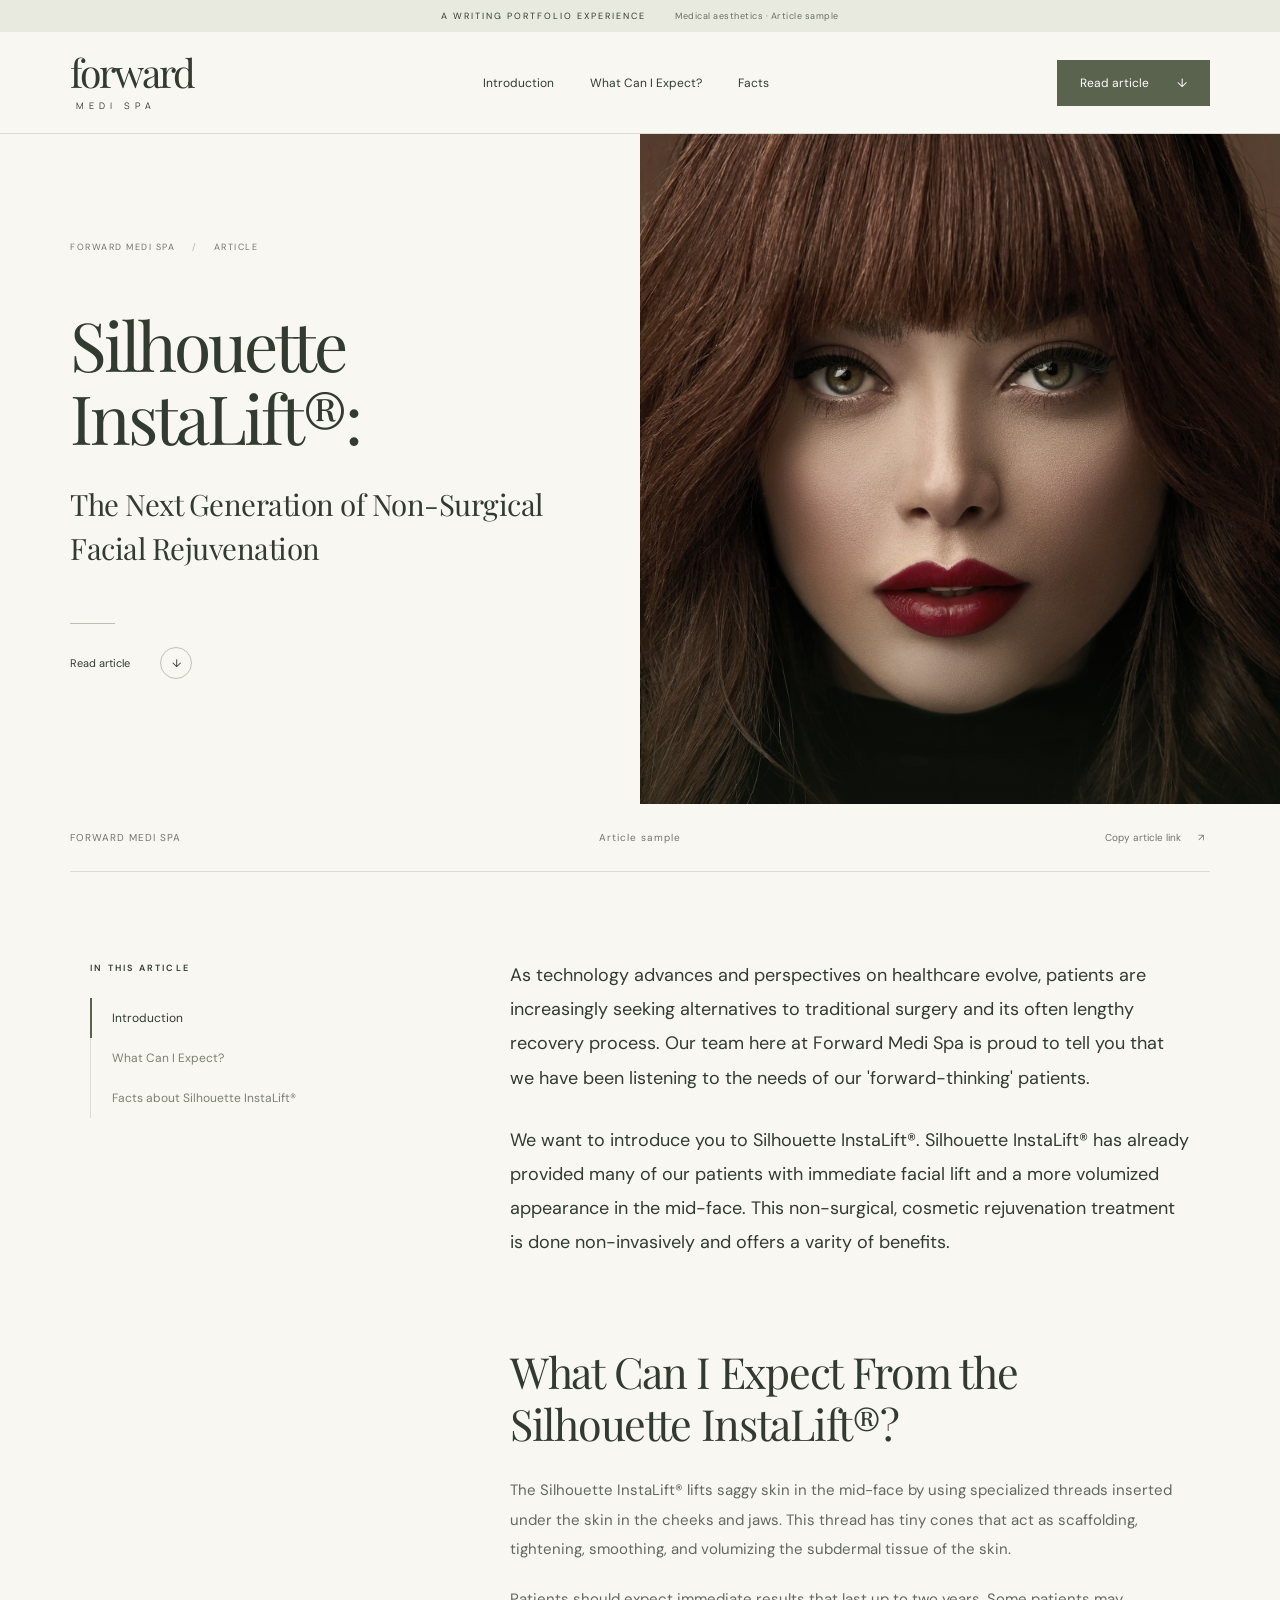
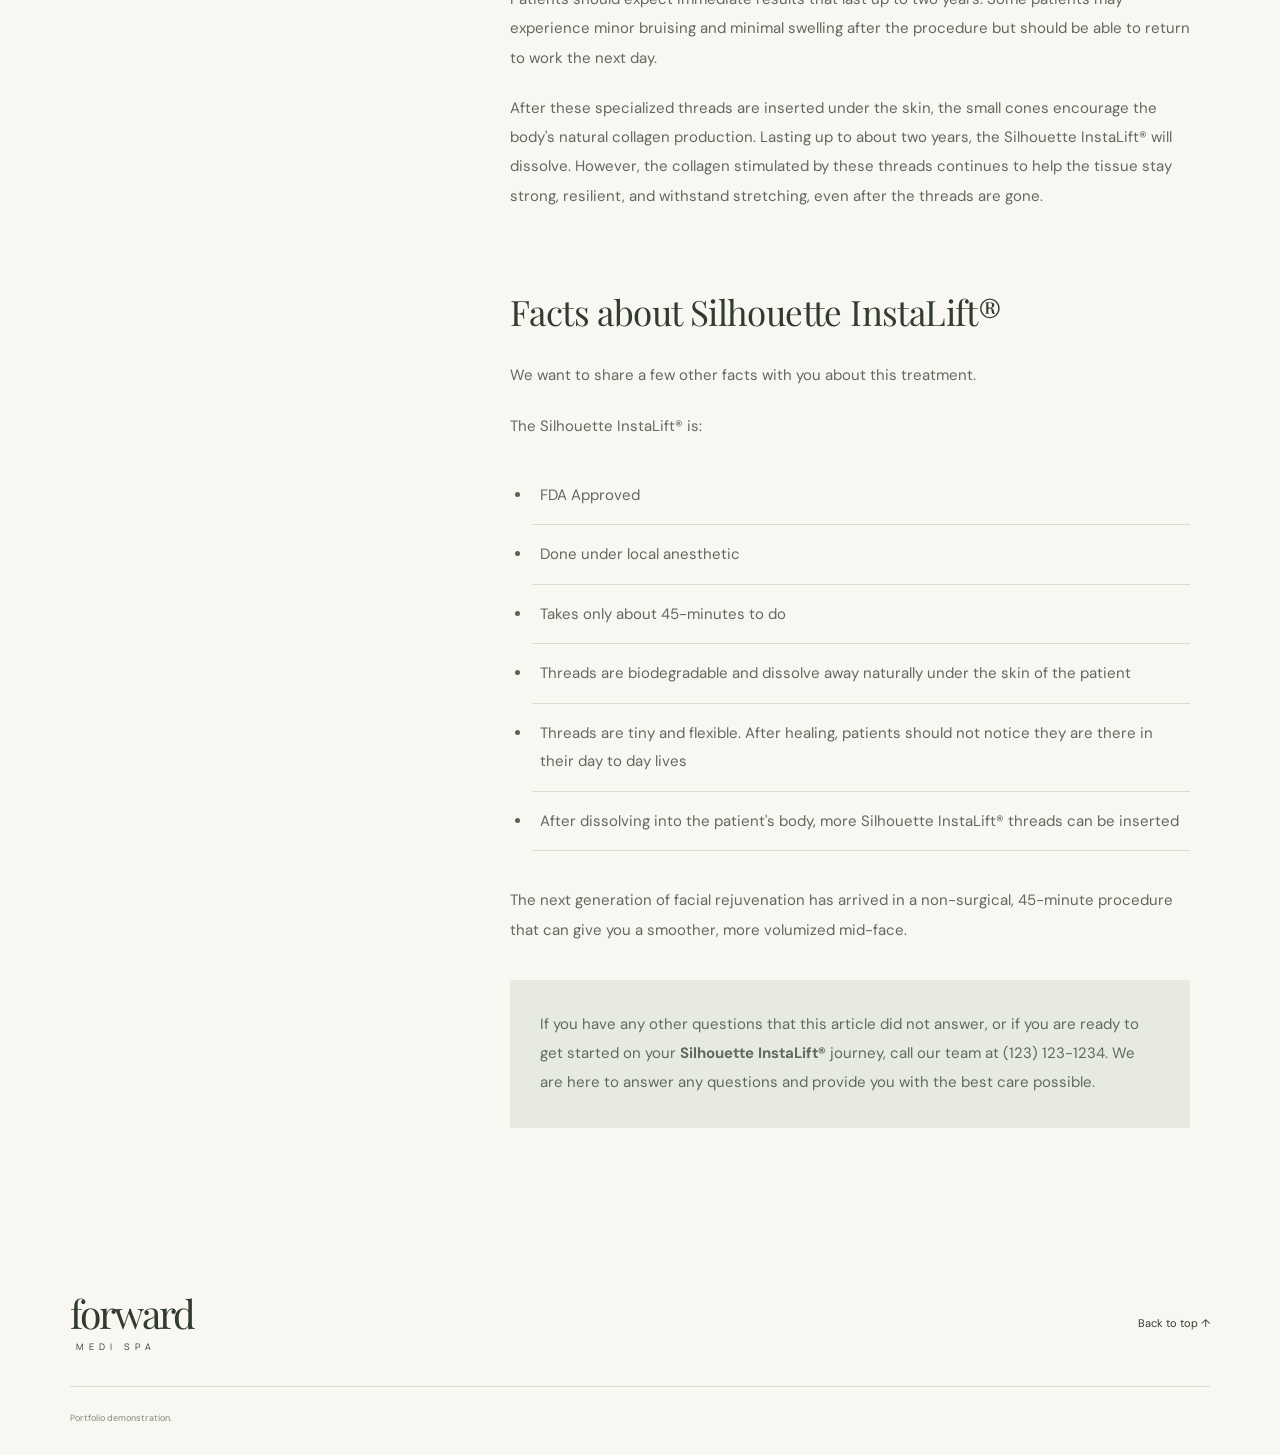
<file: silhouette-instalift/index.html>
<!doctype html>
<html lang="en"><head><meta charset="UTF-8"><meta name="viewport" content="width=device-width,initial-scale=1"><meta name="description" content="Silhouette InstaLift®: The Next Generation of Non-Surgical Facial Rejuvenation"><meta name="robots" content="noindex"><title>Silhouette InstaLift® | Forward Medi Spa</title><link rel="stylesheet" href="style.css"></head>
<body><div class="portfolio">A WRITING PORTFOLIO EXPERIENCE <span>Medical aesthetics · Article sample</span></div>
<header><a class="brand" href="#top" aria-label="Forward Medi Spa home">forward<span>MEDI SPA</span></a><nav aria-label="Main navigation"><a href="#the-treatment">Introduction</a><a href="#expectations">What Can I Expect?</a><a href="#facts">Facts</a></nav><a class="button small" href="#the-treatment">Read article <span>↓</span></a><button class="menu" aria-label="Open navigation" aria-expanded="false">☰</button></header>
<div class="progress" aria-hidden="true"><i></i></div><main id="top">
<section class="hero" aria-labelledby="title"><div class="hero-copy"><div class="breadcrumb">FORWARD MEDI SPA <span>/</span> ARTICLE</div><h1 id="title"><span class="title-main">Silhouette InstaLift®:</span> <span class="title-rest">The Next Generation of Non-Surgical Facial Rejuvenation</span></h1><div class="hero-line"></div><a class="read-link" href="#the-treatment">Read article <span>↓</span></a></div><div class="hero-photo"><img src="assets/portrait.jpg" alt="Beauty portrait" fetchpriority="high"></div></section>
<div class="article-meta"><span>FORWARD MEDI SPA</span><span>Article sample</span><button id="share">Copy article link <span>↗</span></button></div>
<div class="article-layout"><aside><p class="eyebrow">IN THIS ARTICLE</p><nav aria-label="Article contents"><a href="#the-treatment" class="active">Introduction</a><a href="#expectations">What Can I Expect?</a><a href="#facts">Facts about Silhouette InstaLift®</a></nav></aside>
<article><section id="the-treatment">
<h5>As technology advances and perspectives on healthcare evolve, patients are increasingly seeking alternatives to traditional surgery and its often lengthy recovery process. Our team here at Forward Medi Spa is proud to tell you that we have been listening to the needs of our 'forward-thinking' patients.</h5>
<h5>We want to introduce you to Silhouette InstaLift®. Silhouette InstaLift® has already provided many of our patients with immediate facial lift and a more volumized appearance in the mid-face. This non-surgical, cosmetic rejuvenation treatment is done non-invasively and offers a varity of benefits.</h5>
</section><section id="expectations">
<h2>What Can I Expect From the Silhouette InstaLift®?</h2>
<p>The Silhouette InstaLift® lifts saggy skin in the mid-face by using specialized threads inserted under the skin in the cheeks and jaws. This thread has tiny cones that act as scaffolding, tightening, smoothing, and volumizing the subdermal tissue of the skin.</p>
<p>Patients should expect immediate results that last up to two years. Some patients may experience minor bruising and minimal swelling after the procedure but should be able to return to work the next day.</p>
<p>After these specialized threads are inserted under the skin, the small cones encourage the body's natural collagen production. Lasting up to about two years, the Silhouette InstaLift® will dissolve. However, the collagen stimulated by these threads continues to help the tissue stay strong, resilient, and withstand stretching, even after the threads are gone.</p>
</section><section id="facts">
<h3>Facts about Silhouette InstaLift®</h3>
<p>We want to share a few other facts with you about this treatment.</p>
<p>The Silhouette InstaLift® is:</p>
<ul class="original-facts">
<li>FDA Approved</li>
<li>Done under local anesthetic</li>
<li>Takes only about 45-minutes to do</li>
<li>Threads are biodegradable and dissolve away naturally under the skin of the patient</li>
<li>Threads are tiny and flexible. After healing, patients should not notice they are there in their day to day lives</li>
<li>After dissolving into the patient's body, more Silhouette InstaLift® threads can be inserted</li>
</ul>
<p>The next generation of facial rejuvenation has arrived in a non-surgical, 45-minute procedure that can give you a smoother, more volumized mid-face.</p>
<p class="original-ending">If you have any other questions that this article did not answer, or if you are ready to get started on your <strong>Silhouette InstaLift®</strong> journey, call our team at (123) 123-1234. We are here to answer any questions and provide you with the best care possible.</p>
</section></article></div></main>
<footer><a class="brand" href="#top">forward<span>MEDI SPA</span></a><a href="#top">Back to top ↑</a><small>Portfolio demonstration.</small></footer><div id="toast" role="status"></div><script src="app.js"></script></body></html>
</file>
<file: silhouette-instalift/style.css>
@import url('https://fonts.googleapis.com/css2?family=DM+Sans:wght@400;500;600;700&family=Manrope:wght@400;500;600;700&family=Playfair+Display:ital,wght@0,400;0,500;1,400;1,500&display=swap');
:root{--paper:#f8f7f2;--ink:#313b30;--muted:#72766c;--olive:#59634d;--line:#d9dcd0;--serif:'Playfair Display',Georgia,serif}*{box-sizing:border-box}html{scroll-behavior:smooth;scroll-padding-top:115px}body{margin:0;background:var(--paper);color:var(--ink);font-family:'DM Sans',Arial,sans-serif}a{color:inherit;text-decoration:none}button{font:inherit;cursor:pointer}button,a{-webkit-tap-highlight-color:transparent}a:focus-visible,button:focus-visible{outline:2px solid #7f8b65;outline-offset:6px}.portfolio{background:#e8eadf;text-align:center;font-size:9px;letter-spacing:2px;padding:10px 20px}.portfolio span{letter-spacing:.5px;margin-left:25px;color:#686f60}header{height:102px;display:flex;align-items:center;justify-content:space-between;padding:0 5.5%;background:var(--paper);position:sticky;top:0;z-index:10;border-bottom:1px solid var(--line)}.brand{font-family:var(--serif);font-size:39px;letter-spacing:-2px;line-height:.9;display:inline-block}.brand span{display:block;font-family:Manrope,sans-serif;letter-spacing:5px;font-size:9px;margin-top:12px;margin-left:6px}header nav{display:flex;gap:36px;font-size:12px}.button{background:var(--olive);color:white;border:1px solid var(--olive);padding:19px 25px;font-size:12px;display:inline-flex;align-items:center;justify-content:space-between;gap:28px;transition:background .2s}.button:hover{background:#3e4937}.button.small{padding:14px 22px}.menu{display:none}.progress{height:2px;position:fixed;top:102px;z-index:20;width:100%;pointer-events:none}.progress i{height:100%;width:0;background:#a8b38a;display:block}.hero{display:grid;grid-template-columns:1fr 1fr;min-height:670px}.hero-copy{padding:36px 9% 54px 11%}.breadcrumb{font-size:9px;letter-spacing:1.5px;color:var(--muted);margin-bottom:66px}.breadcrumb span{margin:0 13px;color:#b0b4a3}.eyebrow{font-size:10px;letter-spacing:2.2px;font-weight:600;margin:0 0 24px}h1{font-family:var(--serif);font-size:clamp(64px,6.2vw,100px);line-height:1.04;font-weight:400;letter-spacing:-4px;margin:0 0 23px}sup{font-family:Georgia,serif;font-size:22%;vertical-align:top;position:relative;top:.6em;letter-spacing:0}.subtitle{font-family:var(--serif);font-size:clamp(19px,1.7vw,26px);line-height:1.5;margin:0}em{font-weight:400}.hero-line{height:1px;background:#bbc1ae;width:45px;margin:30px 0 23px}.hero-note{font-size:13px;line-height:1.8;color:var(--muted)}.read-link{display:flex;align-items:center;gap:30px;font-size:11px;margin-top:29px}.read-link span{width:32px;height:32px;border:1px solid #bdc4b2;display:grid;place-items:center;border-radius:50%}.hero-photo{position:relative;background:#ddd9cc;overflow:hidden}.hero-photo img{width:100%;height:100%;position:absolute;object-fit:cover;object-position:50% 42%;filter:saturate(.55)}.hero-photo:after{content:'';position:absolute;inset:65% 0 0;background:linear-gradient(transparent,rgba(32,39,24,.4))}.photo-label,.photo-counter{position:absolute;bottom:30px;color:white;z-index:1;letter-spacing:2px;font-size:9px}.photo-label{left:35px}.photo-counter{right:35px}.article-meta{margin:0 5.5%;padding:26px 0;border-bottom:1px solid var(--line);display:flex;justify-content:space-between;align-items:center;font-size:10px;letter-spacing:1px;color:var(--muted)}.article-meta b{padding:0 12px;font-weight:400}.article-meta button{border:0;background:none;color:inherit;font-size:10px}.article-meta button span{margin-left:14px}.article-layout{max-width:1170px;margin:0 auto;padding:86px 35px 95px;display:grid;grid-template-columns:235px minmax(0,680px);gap:95px;justify-content:space-between}aside{align-self:start;position:sticky;top:148px;padding-top:4px}aside .eyebrow{font-size:9px}aside nav{display:flex;flex-direction:column;border-left:1px solid var(--line)}aside nav a{font-size:12px;color:#7b8072;padding:12px 0 12px 20px;margin-left:-1px;border-left:2px solid transparent}aside nav a.active{border-color:var(--olive);color:var(--ink)}.aside-note{border-top:1px solid var(--line);margin-top:42px;padding-top:25px;max-width:190px}.aside-note>span{font:italic 23px/1.4 var(--serif)}.aside-note p{font-size:11px;line-height:1.9;color:var(--muted)}.aside-note button{font-size:10px;background:none;border:0;padding:10px 0;border-bottom:1px solid #b7beaa;color:var(--ink)}article section{padding-bottom:57px}h2{font:400 43px/1.22 var(--serif);letter-spacing:-1.3px;margin:0 0 27px}article .eyebrow{color:#7b836b;font-size:9px}article p{font-size:15px;line-height:1.95;color:#62695f;margin:0 0 21px}article p.lead{font-size:19px;color:var(--ink);line-height:1.8}blockquote{font:italic 32px/1.45 var(--serif);margin:36px 0;padding:32px 38px;background:#eeefe6;border-left:2px solid #a5ae93}blockquote span{font:500 8px/1.5 'DM Sans',sans-serif;letter-spacing:2px;display:block;margin-top:18px}.facts{padding:0;list-style:none;margin:28px 0 35px}.facts li{display:flex;gap:25px;border-top:1px solid var(--line);padding:24px 0}.facts li:last-child{border-bottom:1px solid var(--line)}.facts li>span{font:italic 20px var(--serif);color:#8b947d}.facts h3{font-size:15px;font-weight:500;margin:2px 0 4px}.facts p{font-size:13px;margin:0;line-height:1.8}.closing{font-family:var(--serif);font-size:23px!important;line-height:1.65!important;color:var(--ink)!important}.editorial-note{border-top:1px solid var(--line);padding-top:22px}.editorial-note strong{font-size:10px;font-weight:500}.editorial-note p{font-size:11px;line-height:1.8;margin:9px 0 0;color:#808576}.contact{background:#e7eadf;padding:76px max(6%,calc((100vw - 1100px)/2));display:grid;grid-template-columns:1fr 1fr;gap:85px}.contact h2{font-size:49px;margin:0}.contact p:not(.eyebrow){font-size:13px;line-height:1.9;color:#626b5c;margin:0 0 18px}.contact .button{margin-top:8px}footer{padding:52px 5.5% 28px;display:grid;grid-template-columns:1fr 2fr 1fr;align-items:center;gap:35px}footer>p{font:italic 19px var(--serif);text-align:center}footer>a:last-of-type{text-align:right;font-size:11px}footer small{grid-column:1/-1;border-top:1px solid var(--line);padding-top:23px;font-size:9px;color:#868b7d;line-height:1.9}dialog{border:1px solid var(--line);background:var(--paper);color:var(--ink);padding:50px;max-width:530px;width:calc(100% - 32px)}dialog::backdrop{background:rgba(35,45,30,.55);backdrop-filter:blur(5px)}dialog>p:not(.eyebrow){font-size:14px;line-height:1.9;color:var(--muted)}.close{position:absolute;right:18px;top:10px;border:0;background:none;font-size:30px;color:var(--muted)}.demo-number{padding:22px 0;border-top:1px solid var(--line);border-bottom:1px solid var(--line);margin:25px 0}.demo-number span{font-size:8px;letter-spacing:1.5px;display:block;margin-bottom:10px}.demo-number strong{font:28px var(--serif)}dialog p.dialog-note{font-size:11px}#toast{position:fixed;bottom:25px;left:50%;transform:translateX(-50%);padding:14px 24px;background:var(--ink);color:white;font-size:12px;z-index:30;opacity:0;transition:opacity .2s;pointer-events:none}#toast.show{opacity:1}@media(min-width:1600px){.hero{min-height:790px}.hero-copy{padding-top:50px}.breadcrumb{margin-bottom:90px}}@media(max-width:1000px){header nav{gap:20px}.hero-copy{padding-left:10%;padding-right:6%}.hero{min-height:610px}.breadcrumb{font-size:8px;margin-bottom:55px}.article-layout{gap:40px;grid-template-columns:190px minmax(0,1fr)}.contact{gap:40px;padding:60px 6%}.contact h2{font-size:42px}}@media(max-width:720px){.portfolio{font-size:8px;letter-spacing:1.5px}.portfolio span{display:none}header{height:83px;padding:0 6%}.brand{font-size:32px}.brand span{font-size:8px;letter-spacing:4px;margin-top:10px}header .small{margin-left:auto;margin-right:19px;padding:11px 15px;font-size:10px}.menu{display:block;border:0;background:none;font-size:21px;color:var(--ink)}header nav{display:none;position:absolute;top:83px;left:0;right:0;background:var(--paper);padding:24px 6%;border-bottom:1px solid var(--line)}header nav.open{display:flex;flex-direction:column}.progress{top:83px}.hero{grid-template-columns:1fr}.hero-copy{padding:27px 7% 40px}.breadcrumb{margin-bottom:40px;font-size:8px}.hero .eyebrow{font-size:9px;margin-bottom:18px}h1{font-size:74px}.subtitle{font-size:22px}.hero-note br{display:none}.hero-photo{height:420px}.hero-photo img{object-position:50% 38%}.photo-label,.photo-counter{font-size:7px;bottom:22px}.photo-label{left:22px}.photo-counter{right:22px}.article-meta{flex-wrap:wrap;gap:15px;margin:0 7%;font-size:8px;padding:22px 0}.article-meta button{font-size:9px}.article-layout{display:block;padding:42px 7% 50px}.article-layout aside{position:static;margin-bottom:40px}aside .eyebrow{margin-bottom:13px}aside nav{display:flex;flex-direction:row;overflow-x:auto;border:0;gap:17px;padding-bottom:10px}aside nav a{white-space:nowrap;padding:8px 0;border-left:0;border-bottom:2px solid transparent;font-size:10px}aside nav a.active{border-color:var(--olive)}.aside-note{display:none}h2{font-size:35px}article p{font-size:14px;line-height:1.9}article p.lead{font-size:18px}article section{padding-bottom:35px}blockquote{font-size:27px;padding:27px}.contact{grid-template-columns:1fr;gap:30px;padding:45px 7%}.contact h2{font-size:41px}.contact .eyebrow{margin-bottom:20px}footer{padding:40px 7% 25px;grid-template-columns:1fr 1fr;gap:28px}footer>p{display:none}footer small{font-size:8px}dialog{padding:40px 27px}html{scroll-padding-top:103px}}@media(prefers-reduced-motion:reduce){html{scroll-behavior:auto}*{transition:none!important}}
/* Original supplied article, with presentation-only styling. */
.hero-copy{display:flex;flex-direction:column;justify-content:center}.hero-copy .breadcrumb{margin-bottom:55px}h1{font-size:inherit;line-height:1.1;letter-spacing:normal}.title-main{display:block;font:400 clamp(56px,5.3vw,82px)/1.08 var(--serif);letter-spacing:-3px}.title-rest{display:block;font:400 clamp(24px,2.3vw,34px)/1.5 var(--serif);letter-spacing:-.5px;margin-top:27px}.hero .read-link{margin-top:0}article h5{font-size:18px;line-height:1.9;font-weight:400;margin:0 0 28px}article h3{font:400 35px/1.3 var(--serif);letter-spacing:-.6px;margin:0 0 27px}.original-facts{padding-left:22px;margin:25px 0 35px;color:#62695f}.original-facts li{font-size:15px;line-height:1.9;padding:15px 0 15px 8px;border-bottom:1px solid var(--line)}.original-facts li::marker{color:var(--olive)}article .original-ending{background:#e7eadf;padding:30px;margin-top:35px}footer{grid-template-columns:1fr 1fr}footer>a:last-of-type{grid-column:2}#facts{padding-bottom:0}@media(max-width:720px){.title-main{font-size:59px;letter-spacing:-2.7px}.title-rest{font-size:25px}.hero-copy{padding-top:32px;padding-bottom:40px}.hero-copy .breadcrumb{margin-bottom:35px}article h5{font-size:17px}.original-facts li{font-size:14px}article h3{font-size:30px}article .original-ending{padding:24px}aside nav a:last-child{max-width:155px;white-space:normal;line-height:1.5}}
</file>
